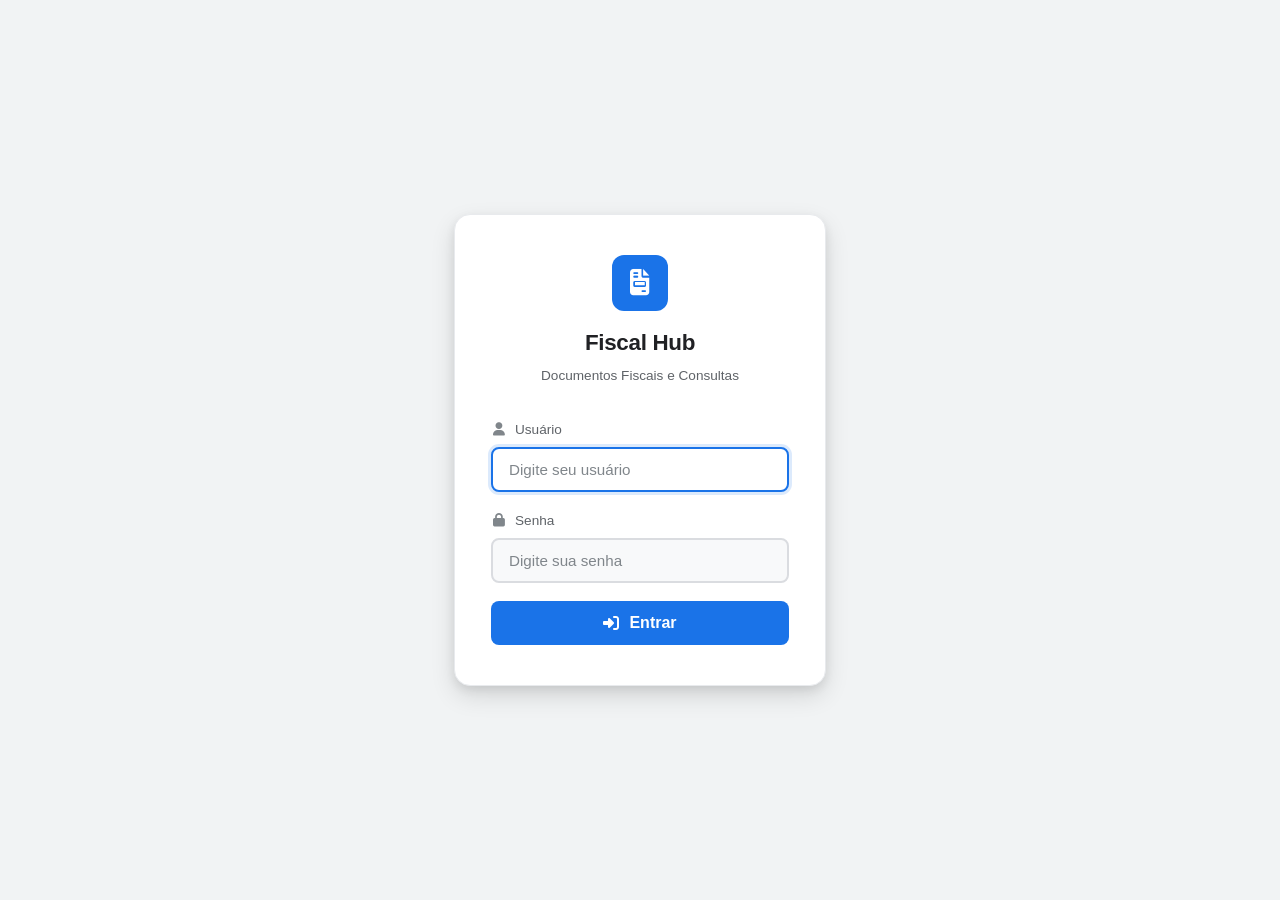
<file: webapp/login.html>
<!DOCTYPE html>
<html lang="pt-BR">
<head>
    <meta charset="UTF-8">
    <meta name="viewport" content="width=device-width, initial-scale=1.0">
    <meta name="theme-color" content="#1a73e8">
    <meta name="description" content="Fiscal Hub — Login">
    <title>Fiscal Hub — Login</title>
    <link rel="icon" href="data:image/svg+xml,<svg xmlns='http://www.w3.org/2000/svg' viewBox='0 0 100 100'><text y='.9em' font-size='90'>🔐</text></svg>">
    <link rel="stylesheet" href="https://cdnjs.cloudflare.com/ajax/libs/font-awesome/6.5.1/css/all.min.css">
    <link rel="stylesheet" href="styles.css">
</head>
<body class="login-page">

<div class="login-wrapper">
    <div class="login-card">

        <!-- Logo / Branding -->
        <div class="login-card__brand">
            <div class="login-card__logo">
                <i class="fa-solid fa-file-invoice"></i>
            </div>
            <h1 class="login-card__title">Fiscal Hub</h1>
            <p class="login-card__subtitle">Documentos Fiscais e Consultas</p>
        </div>

        <!-- Error Messages -->
        <div class="login-error" id="login-error" style="display:none;">
            <i class="fa-solid fa-circle-exclamation"></i>
            <span id="login-error-text"></span>
        </div>

        <!-- Login Form (account mode) -->
        <form class="login-form" method="POST" action="login.php" autocomplete="off" id="login-form">
            <input type="hidden" name="redirect" id="login-redirect" value="/">

            <div class="login-form__field">
                <label class="login-form__label" for="username">
                    <i class="fa-solid fa-user"></i> Usuário
                </label>
                <input
                    type="text"
                    id="username"
                    name="username"
                    class="login-form__input"
                    placeholder="Digite seu usuário"
                    autocomplete="username"
                    required
                    autofocus
                >
            </div>

            <div class="login-form__field">
                <label class="login-form__label" for="password">
                    <i class="fa-solid fa-lock"></i> Senha
                </label>
                <input
                    type="password"
                    id="password"
                    name="password"
                    class="login-form__input"
                    placeholder="Digite sua senha"
                    autocomplete="current-password"
                    required
                >
            </div>

            <!-- Google reCAPTCHA v2 — filled in by auth-config.php when enabled -->
            <div class="login-form__captcha" id="login-captcha" hidden></div>

            <button type="submit" class="login-form__submit" id="login-submit">
                <i class="fa-solid fa-right-to-bracket"></i> Entrar
            </button>
        </form>

        <!-- SSO login (shown when AUTH_METHOD=keycloak) -->
        <div class="login-sso" id="login-sso" hidden>
            <i class="fa-solid fa-shield-halved login-sso__icon"></i>
            <p class="login-sso__text">
                Esta aplicação usa autenticação SSO (Keycloak). O acesso é feito pelo
                provedor de identidade — usuário e senha não são utilizados neste modo.
            </p>
            <!-- href is completed with the redirect target by the script below -->
            <a class="login-form__submit login-sso__link" id="login-sso-start" href="keycloak-login.php">
                <i class="fa-solid fa-right-to-bracket"></i> Entrar com Keycloak
            </a>
        </div>

    </div>
</div>

<script>
(function() {
    const params = new URLSearchParams(window.location.search);
    const redirect = params.get('redirect') || '/';
    const errorCode = params.get('error');

    document.getElementById('login-redirect').value = redirect;

    const form = document.getElementById('login-form');
    const errorBox = document.getElementById('login-error');
    const errorText = document.getElementById('login-error-text');

    function showError(message, type) {
        errorText.textContent = message;
        errorBox.style.display = 'flex';
        errorBox.classList.toggle('login-error--info', type === 'info');
    }

    const messages = {
        invalid: 'Usuário ou senha inválidos. Tente novamente.',
        empty: 'Preencha todos os campos.',
        captcha: 'Falha na verificação de segurança. Marque "Não sou um robô" e tente novamente.',
        sso: 'Não foi possível concluir o login pelo provedor de identidade. Tente novamente.',
        sso_config: 'O login SSO está incompleto neste servidor (cliente ou URL de callback). Contate o administrador.'
    };

    if (messages[errorCode]) {
        showError(messages[errorCode]);
    } else if (params.get('logged_out') === '1') {
        showError('Você saiu da sua conta.', 'info');
    }

    // ── Google reCAPTCHA v2 (account mode, only when configured) ──
    let recaptchaWidgetId = null;

    window.__fiscalhubRecaptchaReady = function() {
        recaptchaWidgetId = window.grecaptcha.render('login-captcha', {
            sitekey: window.__fiscalhubRecaptchaSiteKey
        });
        // Tokens are single-use — a failed attempt needs a fresh widget
        if (errorCode === 'captcha' && typeof window.grecaptcha.reset === 'function') {
            window.grecaptcha.reset(recaptchaWidgetId);
        }
    };

    function initRecaptcha(siteKey) {
        window.__fiscalhubRecaptchaSiteKey = siteKey;
        document.getElementById('login-captcha').hidden = false;
        const script = document.createElement('script');
        script.src = 'https://www.google.com/recaptcha/api.js?onload=__fiscalhubRecaptchaReady&render=explicit';
        script.async = true;
        script.defer = true;
        document.head.appendChild(script);
    }

    form.addEventListener('submit', function(e) {
        // reCAPTCHA is not enabled on this deployment
        if (recaptchaWidgetId === null) return;

        const token = window.grecaptcha && typeof window.grecaptcha.getResponse === 'function'
            ? window.grecaptcha.getResponse(recaptchaWidgetId)
            : '';

        if (!token) {
            e.preventDefault();
            showError('Marque a caixa "Não sou um robô" para continuar.');
        }
    });

    // ── Server-side auth configuration (non-secret values only) ──
    fetch('auth-config.php', { credentials: 'same-origin', cache: 'no-store' })
        .then(function(response) {
            return response.ok ? response.json() : Promise.reject(new Error('config'));
        })
        .then(function(config) {
            // keycloak mode: the credentials form must never be shown
            if (config.authMethod === 'keycloak') {
                form.hidden = true;
                // The button starts the provider flow and comes back to the page
                // the user asked for (keycloak-login.php does the redirect).
                document.getElementById('login-sso-start').href =
                    'keycloak-login.php?redirect=' + encodeURIComponent(redirect);
                document.getElementById('login-sso').hidden = false;
                return;
            }
            if (config.recaptchaEnabled && config.recaptchaSiteKey) {
                initRecaptcha(config.recaptchaSiteKey);
            }
        })
        .catch(function() {
            // Keep the default account form when the config cannot be loaded;
            // the server still enforces the auth method and reCAPTCHA.
        });
})();
</script>

</body>
</html>
</file>
<file: webapp/styles.css>
/* ============================================================
           CSS CUSTOM PROPERTIES
           ============================================================ */
        :root {
            --color-primary: #1a73e8;
            --color-primary-hover: #1557b0;
            --color-primary-light: #e8f0fe;
            --color-success: #0f9d58;
            --color-success-light: #e6f4ea;
            --color-warning: #f4b400;
            --color-warning-light: #fef7e0;
            --color-error: #db4437;
            --color-error-light: #fce8e6;
            --color-info: #4285f4;
            --color-info-light: #e8f0fe;
            --color-bg: #f1f3f4;
            --color-surface: #ffffff;
            --color-surface-alt: #f8f9fa;
            --color-text: #202124;
            --color-text-secondary: #5f6368;
            --color-text-muted: #80868b;
            --color-border: #dadce0;
            --color-border-light: #e8eaed;
            --shadow-xs: 0 1px 2px rgba(0,0,0,0.06);
            --shadow-sm: 0 1px 3px rgba(0,0,0,0.10), 0 1px 2px rgba(0,0,0,0.06);
            --shadow-md: 0 4px 6px rgba(0,0,0,0.10), 0 2px 4px rgba(0,0,0,0.06);
            --shadow-lg: 0 10px 25px rgba(0,0,0,0.12), 0 4px 10px rgba(0,0,0,0.08);
            --shadow-xl: 0 20px 50px rgba(0,0,0,0.18);
            --radius-xs: 4px;
            --radius-sm: 8px;
            --radius-md: 12px;
            --radius-lg: 16px;
            --radius-xl: 24px;
            --radius-full: 50%;
            --font-sans: -apple-system, BlinkMacSystemFont, 'Segoe UI', Roboto, Oxygen, Ubuntu, Cantarell, sans-serif;
            --font-mono: 'SF Mono', 'Fira Code', 'Fira Mono', 'Roboto Mono', 'Courier New', monospace;
            --transition-fast: 0.15s ease;
            --transition: 0.25s ease;
            --transition-slow: 0.4s ease;
            --max-width: 1100px;
            --header-height: 64px;
        }

        /* ============================================================
           DARK THEME
           ============================================================ */
        body.theme-dark {
            --color-primary: #8ab4f8;
            --color-primary-hover: #aecbfa;
            --color-primary-light: #1a2a4a;
            --color-success: #34a853;
            --color-success-light: #0d2818;
            --color-warning: #fdd663;
            --color-warning-light: #332b10;
            --color-error: #f28b82;
            --color-error-light: #3c1518;
            --color-info: #8ab4f8;
            --color-info-light: #1a2a4a;
            --color-bg: #0f0f1a;
            --color-surface: #1a1a2e;
            --color-surface-alt: #12122a;
            --color-text: #e8eaed;
            --color-text-secondary: #9aa0a6;
            --color-text-muted: #6e7681;
            --color-border: #2d2d4a;
            --color-border-light: #1e1e38;
            --shadow-xs: 0 1px 2px rgba(0,0,0,0.4);
            --shadow-sm: 0 1px 3px rgba(0,0,0,0.5), 0 1px 2px rgba(0,0,0,0.4);
            --shadow-md: 0 4px 6px rgba(0,0,0,0.5), 0 2px 4px rgba(0,0,0,0.4);
            --shadow-lg: 0 10px 25px rgba(0,0,0,0.6), 0 4px 10px rgba(0,0,0,0.5);
            --shadow-xl: 0 20px 50px rgba(0,0,0,0.7);
            color-scheme: dark;
        }

        /* ============================================================
           RESET & BASE
           ============================================================ */
        *, *::before, *::after { box-sizing: border-box; margin: 0; padding: 0; }

        html {
            font-size: 16px;
            -webkit-font-smoothing: antialiased;
            -moz-osx-font-smoothing: grayscale;
            scroll-behavior: smooth;
        }

        body {
            font-family: var(--font-sans);
            background: var(--color-bg);
            color: var(--color-text);
            line-height: 1.6;
            min-height: 100vh;
            display: flex;
            flex-direction: column;
        }

        /* ============================================================
           HEADER
           ============================================================ */
        .header {
            background: var(--color-surface);
            border-bottom: 1px solid var(--color-border);
            padding: 0 24px;
            height: var(--header-height);
            display: flex;
            align-items: center;
            gap: 14px;
            position: sticky;
            top: 0;
            z-index: 100;
            box-shadow: var(--shadow-xs);
        }

        .header__logo {
            width: 42px;
            height: 42px;
            background: var(--color-primary);
            border-radius: var(--radius-sm);
            display: flex;
            align-items: center;
            justify-content: center;
            color: white;
            font-size: 20px;
            flex-shrink: 0;
        }

        .header__title {
            font-size: 1.25rem;
            font-weight: 700;
            color: var(--color-text);
            letter-spacing: -0.3px;
        }

        .header__subtitle {
            font-size: 0.8rem;
            color: var(--color-text-secondary);
            font-weight: 400;
            display: block;
        }

        /* Header controls (theme + language) */
        .header__controls {
            display: flex;
            align-items: center;
            gap: 8px;
            margin-left: auto;
            flex-shrink: 0;
        }

        .theme-toggle {
            width: 38px;
            height: 38px;
            border: none;
            background: none;
            border-radius: var(--radius-full);
            cursor: pointer;
            display: flex;
            align-items: center;
            justify-content: center;
            font-size: 1.1rem;
            color: var(--color-text-secondary);
            transition: background var(--transition-fast), color var(--transition-fast);
        }

        .theme-toggle:hover {
            background: var(--color-bg);
            color: var(--color-text);
        }

        .lang-flags {
            display: flex;
            align-items: center;
            gap: 6px;
        }

        .lang-flag {
            width: 32px;
            height: 22px;
            border-radius: 4px;
            cursor: pointer;
            opacity: 0.45;
            transition: opacity var(--transition-fast), transform var(--transition-fast);
            object-fit: cover;
            border: 2px solid transparent;
        }

        .lang-flag:hover {
            opacity: 0.8;
            transform: scale(1.1);
        }

        .lang-flag--active {
            opacity: 1;
            border-color: transparent;
        }

        /* ============================================================
           MAIN CONTAINER
           ============================================================ */
        .container {
            max-width: var(--max-width);
            width: 100%;
            margin: 0 auto;
            padding: 24px 20px 40px;
            flex: 1;
        }

        /* ============================================================
           TAB NAVIGATION
           ============================================================ */
        .tab-nav {
            display: flex;
            gap: 4px;
            background: var(--color-surface);
            border-radius: var(--radius-md);
            padding: 4px;
            box-shadow: var(--shadow-sm);
            margin-bottom: 24px;
        }

        .tab-nav__btn {
            flex: 1;
            padding: 12px 20px;
            border: none;
            background: transparent;
            border-radius: var(--radius-sm);
            font-family: var(--font-sans);
            font-size: 0.925rem;
            font-weight: 500;
            color: var(--color-text-secondary);
            cursor: pointer;
            transition: all var(--transition-fast);
            display: flex;
            align-items: center;
            justify-content: center;
            gap: 8px;
            white-space: nowrap;
        }

        .tab-nav__btn:hover {
            background: var(--color-surface-alt);
            color: var(--color-text);
        }

        .tab-nav__btn--active {
            background: var(--color-primary);
            color: #fff;
            box-shadow: var(--shadow-sm);
        }

        .tab-nav__btn--active:hover {
            background: var(--color-primary-hover);
            color: #fff;
        }

        .tab-nav__icon { font-size: 1rem; }

        /* ============================================================
           TAB PANELS
           ============================================================ */
        .tab-panel { display: none; }
        .tab-panel--active { display: block; animation: fadeSlideIn 0.3s ease; }

        @keyframes fadeSlideIn {
            from { opacity: 0; transform: translateY(8px); }
            to { opacity: 1; transform: translateY(0); }
        }

        /* ============================================================
           CARDS
           ============================================================ */
        .card {
            background: var(--color-surface);
            border-radius: var(--radius-md);
            padding: 28px;
            box-shadow: var(--shadow-sm);
            border: 1px solid var(--color-border-light);
        }

        .card + .card { margin-top: 20px; }

        .card__title {
            font-size: 1.05rem;
            font-weight: 600;
            margin-bottom: 20px;
            display: flex;
            align-items: center;
            gap: 10px;
            color: var(--color-text);
        }

        .card__title i { color: var(--color-primary); font-size: 1.1rem; }

        /* ============================================================
           INPUT GROUPS
           ============================================================ */
        .input-group {
            display: flex;
            gap: 12px;
            align-items: flex-end;
            flex-wrap: wrap;
        }

        .input-wrapper {
            flex: 1;
            min-width: 280px;
        }

        .input-wrapper__label {
            display: block;
            font-size: 0.85rem;
            font-weight: 500;
            color: var(--color-text-secondary);
            margin-bottom: 6px;
        }

        .input-wrapper__hint {
            font-size: 0.75rem;
            color: var(--color-text-muted);
            margin-top: 6px;
            display: flex;
            align-items: center;
            gap: 6px;
        }

        .input--chave {
            width: 100%;
            padding: 13px 16px;
            border: 2px solid var(--color-border);
            border-radius: var(--radius-sm);
            font-family: var(--font-mono);
            font-size: 1.1rem;
            letter-spacing: 2px;
            color: var(--color-text);
            background: var(--color-surface-alt);
            transition: border-color var(--transition-fast), box-shadow var(--transition-fast);
            outline: none;
        }

        .input--chave:focus {
            border-color: var(--color-primary);
            box-shadow: 0 0 0 3px rgba(26,115,232,0.15);
            background: var(--color-surface);
        }

        .input--chave--error {
            border-color: var(--color-error);
            animation: shake 0.4s ease;
        }

        .input--chave--error:focus {
            box-shadow: 0 0 0 3px rgba(219,68,55,0.15);
        }

        .input--chave--valid {
            border-color: var(--color-success);
        }

        .input--chave--valid:focus {
            box-shadow: 0 0 0 3px rgba(15,157,88,0.15);
        }

        @keyframes shake {
            0%, 100% { transform: translateX(0); }
            20% { transform: translateX(-6px); }
            40% { transform: translateX(6px); }
            60% { transform: translateX(-4px); }
            80% { transform: translateX(4px); }
        }

        .digit-counter {
            display: inline-flex;
            align-items: center;
            gap: 6px;
            font-size: 0.8rem;
            font-weight: 500;
            padding: 4px 10px;
            border-radius: var(--radius-xl);
            transition: all var(--transition-fast);
        }

        .digit-counter--incomplete { background: var(--color-warning-light); color: #b06000; }
        .digit-counter--complete { background: var(--color-success-light); color: var(--color-success); }

        /* ============================================================
           BUTTONS
           ============================================================ */
        .btn {
            display: inline-flex;
            align-items: center;
            justify-content: center;
            gap: 8px;
            padding: 12px 24px;
            border: none;
            border-radius: var(--radius-sm);
            font-family: var(--font-sans);
            font-size: 0.925rem;
            font-weight: 500;
            cursor: pointer;
            transition: all var(--transition-fast);
            text-decoration: none;
            white-space: nowrap;
            line-height: 1.4;
        }

        .btn:active { transform: scale(0.97); }

        .btn--primary {
            background: var(--color-primary);
            color: #fff;
        }
        .btn--primary:hover { background: var(--color-primary-hover); box-shadow: var(--shadow-md); }
        .btn--primary:disabled { background: #a8c8f0; cursor: not-allowed; box-shadow: none; }
        body.theme-dark .btn--primary:disabled { background: #3a3a6a; color: #888; }

        .btn--secondary {
            background: var(--color-surface);
            color: var(--color-text);
            border: 2px solid var(--color-border);
        }
        .btn--secondary:hover { background: var(--color-surface-alt); border-color: var(--color-text-muted); }

        .btn--success {
            background: var(--color-success);
            color: #fff;
        }
        .btn--success:hover { background: #0b8043; box-shadow: var(--shadow-md); }

        .btn--icon {
            width: 42px;
            height: 42px;
            padding: 0;
            border-radius: var(--radius-full);
            background: var(--color-surface);
            border: 2px solid var(--color-border);
            color: var(--color-text-secondary);
            font-size: 1rem;
        }
        .btn--icon:hover { background: var(--color-surface-alt); color: var(--color-text); }

        .btn--sm { padding: 8px 16px; font-size: 0.85rem; }

        /* ============================================================
           DROP ZONE
           ============================================================ */
        .drop-zone {
            border: 3px dashed var(--color-border);
            border-radius: var(--radius-md);
            padding: 48px 24px;
            text-align: center;
            cursor: pointer;
            transition: all var(--transition);
            background: var(--color-surface-alt);
            position: relative;
        }

        .drop-zone:hover,
        .drop-zone--dragover {
            border-color: var(--color-primary);
            background: var(--color-primary-light);
            transform: translateY(-1px);
        }

        .drop-zone--dragover {
            border-style: solid;
            box-shadow: var(--shadow-md);
        }

        .drop-zone__icon {
            font-size: 3rem;
            color: var(--color-primary);
            margin-bottom: 16px;
            display: block;
            transition: transform var(--transition);
        }

        .drop-zone--dragover .drop-zone__icon { transform: scale(1.1); }

        .drop-zone__text {
            font-size: 1.05rem;
            font-weight: 500;
            color: var(--color-text);
            margin-bottom: 6px;
        }

        .drop-zone__subtext {
            font-size: 0.85rem;
            color: var(--color-text-secondary);
        }

        .drop-zone__file-info {
            margin-top: 16px;
            padding: 10px 16px;
            background: var(--color-success-light);
            color: var(--color-success);
            border-radius: var(--radius-sm);
            font-weight: 500;
            font-size: 0.9rem;
            display: none;
            align-items: center;
            gap: 8px;
            justify-content: center;
        }

        .drop-zone__file-info--visible { display: flex; }

        /* ============================================================
           PDF VIEWER
           ============================================================ */
        .pdf-section {
            display: none;
            animation: fadeSlideIn 0.4s ease;
        }

        .pdf-section--visible { display: block; }

        .pdf-section__header {
            display: flex;
            align-items: center;
            justify-content: space-between;
            flex-wrap: wrap;
            gap: 12px;
            margin-bottom: 16px;
        }

        .pdf-section__title {
            font-size: 1.05rem;
            font-weight: 600;
            display: flex;
            align-items: center;
            gap: 8px;
        }

        .download-bar {
            display: flex;
            align-items: center;
            gap: 14px;
            background: var(--color-success-light);
            border: 1px solid var(--color-success);
            border-radius: var(--radius-md);
            padding: 14px 20px;
            flex-wrap: wrap;
        }

        .download-bar__icon {
            font-size: 1.8rem;
            color: var(--color-success);
            flex-shrink: 0;
        }

        .download-bar__info {
            flex: 1;
            min-width: 150px;
        }

        .download-bar__filename {
            font-weight: 600;
            font-size: 0.92rem;
            color: var(--color-text);
            word-break: break-all;
        }

        .download-bar__status {
            font-size: 0.8rem;
            color: var(--color-success);
            font-weight: 500;
        }

        @media (max-width: 600px) {
            .download-bar {
                flex-direction: column;
                align-items: flex-start;
                gap: 10px;
            }
        }

        /* ============================================================
           MODAL (CAMERA)
           ============================================================ */
        .modal {
            display: none;
            position: fixed;
            inset: 0;
            z-index: 1000;
            align-items: center;
            justify-content: center;
        }

        .modal--visible {
            display: flex;
            animation: fadeIn 0.25s ease;
        }

        .modal__backdrop {
            position: absolute;
            inset: 0;
            background: rgba(0,0,0,0.6);
            backdrop-filter: blur(4px);
        }

        .modal__content {
            position: relative;
            background: var(--color-surface);
            border-radius: var(--radius-lg);
            box-shadow: var(--shadow-xl);
            width: 95%;
            max-width: 560px;
            max-height: 90vh;
            overflow-y: auto;
            padding: 0;
            animation: scaleIn 0.3s ease;
        }

        @keyframes fadeIn { from { opacity: 0; } to { opacity: 1; } }
        @keyframes scaleIn { from { opacity: 0; transform: scale(0.95); } to { opacity: 1; transform: scale(1); } }

        .modal__header {
            padding: 16px 20px;
            display: flex;
            align-items: center;
            justify-content: space-between;
            border-bottom: 1px solid var(--color-border-light);
        }

        .modal__title {
            font-size: 1rem;
            font-weight: 600;
            display: flex;
            align-items: center;
            gap: 8px;
        }

        .modal__close {
            width: 36px;
            height: 36px;
            border: none;
            background: transparent;
            border-radius: var(--radius-full);
            cursor: pointer;
            font-size: 1.2rem;
            color: var(--color-text-secondary);
            display: flex;
            align-items: center;
            justify-content: center;
            transition: all var(--transition-fast);
        }
        .modal__close:hover { background: var(--color-surface-alt); color: var(--color-text); }

        .modal__body { padding: 20px; }

        .camera-container {
            width: 100%;
            border-radius: var(--radius-sm);
            overflow: hidden;
            background: #000;
        }

        .camera-container video {
            width: 100%;
            display: block;
            border-radius: var(--radius-sm);
            transition: transform 0.15s ease;
        }

        #camera-reader {
            width: 100%;
            min-height: 290px;
            position: relative;
        }

        #camera-reader .drawingBuffer {
            display: none;
        }

        .camera-zoom {
            display: flex;
            align-items: center;
            gap: 8px;
            margin-top: 14px;
            padding: 0 4px;
        }

        .camera-zoom__icon {
            font-size: 0.85rem;
            color: var(--color-text-secondary);
            flex-shrink: 0;
        }

        .camera-zoom__slider {
            flex: 1;
            height: 6px;
            -webkit-appearance: none;
            appearance: none;
            background: var(--color-border);
            border-radius: 3px;
            outline: none;
            cursor: pointer;
        }

        .camera-zoom__slider::-webkit-slider-thumb {
            -webkit-appearance: none;
            width: 18px;
            height: 18px;
            border-radius: 50%;
            background: var(--color-primary);
            cursor: pointer;
            border: 2px solid var(--color-surface);
            box-shadow: var(--shadow-xs);
        }

        .camera-zoom__slider::-moz-range-thumb {
            width: 18px;
            height: 18px;
            border-radius: 50%;
            background: var(--color-primary);
            cursor: pointer;
            border: 2px solid var(--color-surface);
        }

        .camera-zoom__value {
            font-size: 0.82rem;
            font-weight: 600;
            color: var(--color-text-secondary);
            min-width: 36px;
            text-align: center;
            flex-shrink: 0;
        }

        .camera-controls {
            display: flex;
            gap: 10px;
            margin-top: 16px;
            justify-content: center;
            flex-wrap: wrap;
        }

        .camera-status {
            text-align: center;
            margin-top: 12px;
            font-size: 0.85rem;
            color: var(--color-text-secondary);
            min-height: 20px;
        }

        /* ============================================================
           LOADING OVERLAY
           ============================================================ */
        .loading-overlay {
            display: none;
            position: fixed;
            inset: 0;
            z-index: 1100;
            background: rgba(255,255,255,0.85);
            backdrop-filter: blur(4px);
            align-items: center;
            justify-content: center;
            flex-direction: column;
            gap: 20px;
        }

        .loading-overlay--visible { display: flex; }

        .spinner {
            width: 48px;
            height: 48px;
            border: 4px solid var(--color-border);
            border-top-color: var(--color-primary);
            border-radius: var(--radius-full);
            animation: spin 0.8s linear infinite;
        }

        @keyframes spin { to { transform: rotate(360deg); } }

        .loading-text {
            font-size: 1rem;
            font-weight: 500;
            color: var(--color-text);
        }

        /* ============================================================
           TOAST NOTIFICATIONS
           ============================================================ */
        .toast-container {
            position: fixed;
            bottom: 24px;
            right: 24px;
            z-index: 1200;
            display: flex;
            flex-direction: column-reverse;
            gap: 10px;
            max-width: 420px;
            width: calc(100% - 48px);
        }

        .toast {
            padding: 14px 18px;
            border-radius: var(--radius-sm);
            box-shadow: var(--shadow-lg);
            display: flex;
            align-items: flex-start;
            gap: 12px;
            font-size: 0.9rem;
            line-height: 1.5;
            animation: toastSlideIn 0.35s ease;
            cursor: pointer;
            border-left: 4px solid transparent;
        }

        @keyframes toastSlideIn {
            from { opacity: 0; transform: translateX(80px); }
            to { opacity: 1; transform: translateX(0); }
        }

        .toast--removing {
            animation: toastSlideOut 0.3s ease forwards;
        }

        @keyframes toastSlideOut {
            from { opacity: 1; transform: translateX(0); }
            to { opacity: 0; transform: translateX(80px); }
        }

        .toast--success { background: #e6f4ea; color: #0b5e2e; border-left-color: var(--color-success); }
        .toast--error { background: #fce8e6; color: #a50e0e; border-left-color: var(--color-error); }
        .toast--warning { background: #fef7e0; color: #7a5d00; border-left-color: var(--color-warning); }
        .toast--info { background: #e8f0fe; color: #174ea6; border-left-color: var(--color-info); }

        .toast__icon { font-size: 1.1rem; flex-shrink: 0; margin-top: 1px; }
        .toast__text { flex: 1; }
        .toast__close {
            background: none;
            border: none;
            cursor: pointer;
            color: inherit;
            opacity: 0.5;
            font-size: 1rem;
            padding: 0;
            line-height: 1;
            flex-shrink: 0;
        }
        .toast__close:hover { opacity: 1; }

        /* ============================================================
           FALLBACK UI
           ============================================================ */
        .fallback-box {
            display: none;
            padding: 20px;
            background: var(--color-warning-light);
            border: 1px solid #fde293;
            border-radius: var(--radius-sm);
            margin-top: 16px;
            animation: fadeSlideIn 0.3s ease;
        }

        .fallback-box--visible { display: block; }

        .fallback-box__title {
            font-weight: 600;
            color: #7a5d00;
            margin-bottom: 10px;
            display: flex;
            align-items: center;
            gap: 8px;
        }

        .fallback-box__text {
            font-size: 0.9rem;
            color: #5f4b00;
            line-height: 1.6;
        }

        .fallback-box__link {
            display: inline-block;
            margin-top: 10px;
            color: var(--color-primary);
            font-weight: 500;
            text-decoration: none;
        }

        .fallback-box__link:hover { text-decoration: underline; }

        /* ============================================================
           CNPJ LOOKUP (Consulta CNPJ — BrasilAPI)
           ============================================================ */

        .cnpja-searchbar {
            display: flex;
            align-items: stretch;
            gap: 10px;
            flex-wrap: wrap;
        }

        .cnpja-searchbar__field {
            flex: 1;
            min-width: 260px;
            display: flex;
            align-items: center;
            gap: 10px;
            padding: 0 14px;
            border: 2px solid var(--color-border);
            border-radius: var(--radius-sm);
            background: var(--color-surface-alt);
            transition: border-color var(--transition-fast), box-shadow var(--transition-fast), background var(--transition-fast);
        }

        .cnpja-searchbar__field:focus-within {
            border-color: var(--color-primary);
            box-shadow: 0 0 0 3px rgba(26,115,232,0.15);
            background: var(--color-surface);
        }

        .cnpja-searchbar__icon {
            font-size: 1rem;
            color: var(--color-text-muted);
            flex-shrink: 0;
        }

        .cnpja-searchbar__input {
            flex: 1;
            width: 100%;
            padding: 13px 0;
            border: none;
            background: transparent;
            font-family: var(--font-sans);
            font-size: 1rem;
            color: var(--color-text);
            outline: none;
        }

        .cnpja-searchbar__btn {
            white-space: nowrap;
        }

        .cnpja-error {
            display: none;
            margin-top: 16px;
            padding: 12px 16px;
            background: var(--color-error-light);
            color: var(--color-error);
            border-radius: var(--radius-sm);
            font-size: 0.9rem;
            font-weight: 500;
        }

        .cnpja-error--visible { display: block; animation: fadeSlideIn 0.25s ease; }

        .cnpja-result { margin-top: 20px; }

        .cnpja-result__subtitle {
            font-size: 0.95rem;
            font-weight: 600;
            color: var(--color-text);
            margin: 20px 0 12px;
            display: flex;
            align-items: center;
            gap: 8px;
        }

        .cnpja-result__subtitle i { color: var(--color-primary); }

        .cnpja-hero {
            display: flex;
            align-items: flex-start;
            gap: 16px;
            padding: 20px;
            background: linear-gradient(135deg, var(--color-primary-light), var(--color-surface-alt));
            border: 1px solid var(--color-border-light);
            border-radius: var(--radius-md);
        }

        .cnpja-hero__main {
            flex: 1;
            min-width: 0;
        }

        .cnpja-hero__title {
            font-size: 1.35rem;
            font-weight: 700;
            color: var(--color-text);
            line-height: 1.3;
            word-break: break-word;
        }

        .cnpja-hero__subtitle {
            font-size: 0.95rem;
            color: var(--color-text-secondary);
            margin-top: 2px;
        }

        .cnpja-hero__badges {
            display: flex;
            flex-wrap: wrap;
            gap: 8px;
            margin-top: 10px;
        }

        .cnpja-badge {
            display: inline-flex;
            align-items: center;
            gap: 6px;
            padding: 4px 10px;
            border-radius: var(--radius-xl);
            font-size: 0.78rem;
            font-weight: 600;
            background: var(--color-surface);
            border: 1px solid var(--color-border-light);
            color: var(--color-text-secondary);
        }

        .cnpja-badge i { font-size: 0.7rem; }

        .cnpja-badge--status { border-color: transparent; }
        .cnpja-badge--success { background: var(--color-success-light); color: var(--color-success); }
        .cnpja-badge--danger { background: var(--color-error-light); color: var(--color-error); }
        .cnpja-badge--neutral { background: var(--color-surface-alt); color: var(--color-text-secondary); }

        .cnpja-info-grid {
            display: grid;
            grid-template-columns: repeat(auto-fit, minmax(240px, 1fr));
            gap: 12px;
            margin-top: 14px;
        }

        .cnpja-info-item {
            display: flex;
            align-items: flex-start;
            gap: 12px;
            padding: 12px 14px;
            background: var(--color-surface-alt);
            border: 1px solid var(--color-border-light);
            border-radius: var(--radius-sm);
        }

        .cnpja-info-item__icon {
            width: 34px;
            height: 34px;
            flex-shrink: 0;
            border-radius: var(--radius-xs);
            display: flex;
            align-items: center;
            justify-content: center;
            color: var(--color-primary);
            background: var(--color-primary-light);
        }

        .cnpja-info-item__content {
            min-width: 0;
            display: flex;
            flex-direction: column;
            gap: 2px;
        }

        .cnpja-info-item__label {
            font-size: 0.72rem;
            font-weight: 600;
            text-transform: uppercase;
            letter-spacing: 0.4px;
            color: var(--color-text-muted);
        }

        .cnpja-info-item__value {
            font-size: 0.92rem;
            color: var(--color-text);
            word-break: break-word;
        }

        .cnpja-info-item--wide {
            grid-column: 1 / -1;
        }

        .cnpja-activity-item {
            padding: 2px 0;
        }

        .cnpja-activity-item + .cnpja-activity-item {
            border-top: 1px solid var(--color-border-light);
            margin-top: 2px;
            padding-top: 4px;
        }

        .cnpja-members {
            display: flex;
            flex-direction: column;
            gap: 10px;
        }

        .cnpja-member {
            display: flex;
            align-items: center;
            gap: 14px;
            padding: 12px 16px;
            background: var(--color-surface-alt);
            border: 1px solid var(--color-border-light);
            border-radius: var(--radius-sm);
        }

        .cnpja-member__avatar {
            width: 42px;
            height: 42px;
            flex-shrink: 0;
            border-radius: var(--radius-full);
            display: flex;
            align-items: center;
            justify-content: center;
            font-size: 0.95rem;
            font-weight: 700;
            color: #fff;
            background: var(--color-primary);
        }

        .cnpja-member__content {
            flex: 1;
            min-width: 0;
            display: flex;
            flex-direction: column;
            gap: 4px;
        }

        .cnpja-member__name {
            font-size: 0.95rem;
            font-weight: 600;
            color: var(--color-text);
        }

        .cnpja-member__meta {
            display: flex;
            flex-wrap: wrap;
            gap: 6px 16px;
            font-size: 0.82rem;
            color: var(--color-text-secondary);
        }

        .cnpja-member__meta span {
            display: inline-flex;
            align-items: center;
            gap: 6px;
        }

        .cnpja-member__meta i { color: var(--color-primary); }

        .cnpja-history { margin-top: 24px; }

        .cnpja-history__header {
            display: flex;
            align-items: center;
            justify-content: space-between;
            gap: 12px;
            margin-bottom: 10px;
            flex-wrap: wrap;
        }

        .cnpja-history__title {
            font-size: 0.9rem;
            font-weight: 600;
            color: var(--color-text-secondary);
            display: inline-flex;
            align-items: center;
            gap: 8px;
        }

        .cnpja-history__title i { color: var(--color-primary); }

        .cnpja-history__clear {
            border: none;
            background: none;
            color: var(--color-text-muted);
            font-family: var(--font-sans);
            font-size: 0.8rem;
            cursor: pointer;
            display: inline-flex;
            align-items: center;
            gap: 6px;
            transition: color var(--transition-fast);
        }

        .cnpja-history__clear:hover { color: var(--color-error); }

        .cnpja-history__list {
            display: flex;
            flex-wrap: wrap;
            gap: 8px;
        }

        .cnpja-history__item {
            display: inline-flex;
            align-items: center;
            gap: 10px;
            padding: 8px 12px;
            border: 1px solid var(--color-border-light);
            border-radius: var(--radius-sm);
            background: var(--color-surface-alt);
            cursor: pointer;
            font-family: var(--font-sans);
            font-size: 0.82rem;
            color: var(--color-text);
            transition: all var(--transition-fast);
        }

        .cnpja-history__item:hover {
            border-color: var(--color-primary);
            background: var(--color-primary-light);
        }

        .cnpja-history__item-label { font-weight: 500; }

        .cnpja-history__item-taxid {
            font-family: var(--font-mono);
            font-size: 0.78rem;
            color: var(--color-text-muted);
        }

        .cnpja-history__empty {
            font-size: 0.85rem;
            color: var(--color-text-muted);
        }

        @media (max-width: 600px) {
            .cnpja-history__item { width: 100%; justify-content: space-between; }
            .cnpja-searchbar__field { min-width: 0; }
            .cnpja-searchbar__btn { width: 100%; }
            .cnpja-hero { flex-direction: column; }
            .cnpja-member { align-items: flex-start; }
        }

        /* ============================================================
           RESPONSIVE
           ============================================================ */
        @media (max-width: 768px) {
            .container { padding: 16px 12px 32px; }
            .card { padding: 20px 16px; }
            .tab-nav__btn { padding: 10px 14px; font-size: 0.85rem; }
            .tab-nav__btn span.tab-nav__label { display: none; }
            .tab-nav__icon { font-size: 1.2rem; }
            .input--chave { font-size: 0.95rem; letter-spacing: 1px; padding: 12px 14px; }
            .input-group { flex-direction: column; }
            .btn { width: 100%; justify-content: center; }
            .pdf-section__header { flex-direction: column; }
            .modal__content { width: 98%; max-width: none; border-radius: var(--radius-md); }
            .toast-container { bottom: 16px; right: 16px; left: 16px; max-width: none; width: auto; }
        }

        @media (max-width: 525px) {
            .header { padding: 0 12px; }
            .header__title { font-size: 1.05rem; }
            .header__subtitle { display: none; }
            .card__title { font-size: 0.95rem; }
            .drop-zone { padding: 32px 16px; }
            .drop-zone__icon { font-size: 2.5rem; }
        }

        /* ============================================================
           ACCESSIBILITY & PRINT
           ============================================================ */
        .sr-only {
            position: absolute; width: 1px; height: 1px;
            padding: 0; margin: -1px; overflow: hidden;
            clip: rect(0,0,0,0); white-space: nowrap; border: 0;
        }

        @media print {
            .header, .tab-nav, .card, .btn, .toast-container, .loading-overlay, .modal { display: none !important; }
            .pdf-viewer-wrapper { box-shadow: none; border: none; }
            .pdf-viewer { height: auto; min-height: auto; }
            .container { max-width: 100%; padding: 0; }
        }

        /* Hide html5-qrcode internal elements we don't need */
        #camera-reader button { display: none !important; }

        /* =====================================================
           HELP SECTION — "Como obter o XML"
           ===================================================== */
        .help-section {
            margin-top: 20px;
            border: 1px solid var(--color-border);
            border-radius: var(--radius-sm);
            overflow: hidden;
            background: var(--color-surface);
        }

        .help-section__toggle {
            display: flex;
            align-items: center;
            gap: 10px;
            width: 100%;
            padding: 14px 18px;
            background: none;
            border: none;
            cursor: pointer;
            font-size: 0.95rem;
            font-weight: 600;
            color: var(--color-text);
            text-align: left;
            transition: background var(--transition);
        }

        .help-section__toggle:hover {
            background: var(--color-bg);
        }

        .help-section__toggle .fa-circle-question {
            color: var(--color-primary);
            font-size: 1.1rem;
        }

        .help-section__arrow {
            margin-left: auto;
            transition: transform 0.25s ease;
        }

        .help-section__toggle[aria-expanded="true"] .help-section__arrow {
            transform: rotate(180deg);
        }

        .help-section__content {
            max-height: 0;
            overflow: hidden;
            transition: max-height 0.35s ease, padding 0.35s ease;
            padding: 0 18px;
        }

        .help-section__content--open {
            max-height: 600px;
            padding: 0 18px 16px;
        }

        .help-section__intro {
            font-size: 0.9rem;
            color: var(--color-text-secondary);
            margin: 0 0 12px;
        }

        .help-section__list {
            margin: 0 0 12px 20px;
            padding: 0;
            font-size: 0.88rem;
            line-height: 1.7;
            color: var(--color-text);
        }

        .help-section__list li {
            margin-bottom: 6px;
        }

        .help-section__list a {
            color: var(--color-primary);
            text-decoration: none;
            font-weight: 500;
        }

        .help-section__list a:hover {
            text-decoration: underline;
        }

        .help-section__tip {
            display: flex;
            align-items: flex-start;
            gap: 8px;
            font-size: 0.88rem;
            color: var(--color-primary-dark);
            background: #e8f0fe;
            border-radius: var(--radius-sm);
            padding: 10px 14px;
            margin: 0;
        }

        .help-section__tip .fa-lightbulb {
            flex-shrink: 0;
            margin-top: 1px;
        }

        /* =====================================================
           SCAN KEY SECTION (Upload tab)
           ===================================================== */
        .scan-key-section {
            margin-top: 20px;
            padding: 16px 18px;
            background: var(--color-surface-alt);
            border: 1px solid var(--color-border-light);
            border-radius: var(--radius-sm);
        }

        .scan-key-section__header {
            display: flex;
            align-items: center;
            gap: 8px;
            font-weight: 600;
            font-size: 0.92rem;
            color: var(--color-text);
            margin-bottom: 4px;
        }

        .scan-key-section__header .fa-qrcode {
            color: var(--color-primary);
        }

        .scan-key-section__desc {
            font-size: 0.82rem;
            color: var(--color-text-secondary);
            margin: 0 0 10px;
        }

        .scanned-key-display {
            display: flex;
            align-items: center;
            gap: 10px;
            flex: 1;
            min-width: 0;
        }

        .scanned-key-display__icon {
            color: var(--color-success);
            font-size: 1.1rem;
            flex-shrink: 0;
        }

        .scanned-key-display__key {
            font-family: var(--font-mono);
            font-size: 0.78rem;
            background: var(--color-bg);
            padding: 6px 10px;
            border-radius: var(--radius-xs);
            color: var(--color-text);
            word-break: break-all;
            flex: 1;
            min-width: 0;
            border: 1px solid var(--color-border-light);
        }

        /* =====================================================
           NF-E LINKS DIRECTORY — National Banner
           ===================================================== */
        .nfe-national-banner {
            position: relative;
            border: 2px solid var(--color-primary);
            background: var(--color-primary-light);
            overflow: hidden;
        }

        .nfe-national-banner__badge {
            display: inline-flex;
            align-items: center;
            gap: 6px;
            background: var(--color-primary);
            color: #fff;
            font-size: 0.7rem;
            font-weight: 700;
            padding: 4px 12px;
            border-radius: var(--radius-xl);
            letter-spacing: 0.5px;
            margin-bottom: 8px;
        }

        .nfe-national-banner__desc {
            font-size: 0.88rem;
            color: var(--color-text-secondary);
            line-height: 1.6;
            margin-bottom: 16px;
            max-width: 700px;
        }

        .nfe-national-banner__link {
            display: inline-flex;
            align-items: center;
            gap: 10px;
            padding: 12px 22px;
            background: var(--color-primary);
            color: #fff;
            border-radius: var(--radius-sm);
            text-decoration: none;
            font-weight: 600;
            font-size: 0.95rem;
            transition: all var(--transition-fast);
        }

        .nfe-national-banner__link:hover {
            background: var(--color-primary-hover);
            box-shadow: var(--shadow-md);
            text-decoration: none;
            color: #fff;
        }

        .nfe-national-banner__url {
            font-size: 0.75rem;
            opacity: 0.8;
            font-weight: 400;
            margin-left: 4px;
        }

        /* =====================================================
           NF-E FILTER
           ===================================================== */
        .nfe-filter-wrapper {
            position: relative;
            margin-bottom: 12px;
        }

        .nfe-filter-wrapper__icon {
            position: absolute;
            left: 14px;
            top: 50%;
            transform: translateY(-50%);
            color: var(--color-text-muted);
            font-size: 0.95rem;
            pointer-events: none;
            z-index: 1;
        }

        .nfe-filter-wrapper__input {
            width: 100%;
            padding: 11px 42px 11px 40px;
            border: 2px solid var(--color-border);
            border-radius: var(--radius-sm);
            font-family: var(--font-sans);
            font-size: 0.9rem;
            color: var(--color-text);
            background: var(--color-surface);
            transition: border-color var(--transition-fast), box-shadow var(--transition-fast);
            outline: none;
        }

        .nfe-filter-wrapper__input:focus {
            border-color: var(--color-primary);
            box-shadow: 0 0 0 3px rgba(26,115,232,0.12);
        }

        .nfe-filter-wrapper__input::placeholder {
            color: var(--color-text-muted);
        }

        .nfe-filter-wrapper__clear {
            position: absolute;
            right: 10px;
            top: 50%;
            transform: translateY(-50%);
            background: none;
            border: none;
            cursor: pointer;
            color: var(--color-text-muted);
            font-size: 0.95rem;
            padding: 4px 8px;
            border-radius: var(--radius-full);
            display: flex;
            align-items: center;
            justify-content: center;
            transition: all var(--transition-fast);
        }

        .nfe-filter-wrapper__clear:hover {
            color: var(--color-text);
            background: var(--color-border-light);
        }

        .nfe-filter-wrapper__results {
            font-size: 0.8rem;
            color: var(--color-text-secondary);
            margin-bottom: 12px;
        }

        .nfe-filter-wrapper__results span:first-child {
            font-weight: 700;
            color: var(--color-primary);
        }

        /* =====================================================
           NF-E LINKS TABLE
           ===================================================== */
        .nfe-table-container {
            overflow-x: auto;
            margin: 0 -4px;
            border-radius: var(--radius-sm);
        }

        .nfe-links-table {
            width: 100%;
            border-collapse: collapse;
            font-size: 0.88rem;
            min-width: 600px;
        }

        .nfe-links-table thead {
            background: var(--color-surface-alt);
            position: sticky;
            top: 0;
            z-index: 2;
        }

        .nfe-links-table th {
            text-align: left;
            padding: 10px 14px;
            font-weight: 600;
            font-size: 0.78rem;
            color: var(--color-text-secondary);
            text-transform: uppercase;
            letter-spacing: 0.4px;
            border-bottom: 2px solid var(--color-border);
            white-space: nowrap;
        }

        .nfe-links-table td {
            padding: 10px 14px;
            border-bottom: 1px solid var(--color-border-light);
            vertical-align: middle;
        }

        .nfe-links-table tbody tr {
            transition: background var(--transition-fast);
        }

        .nfe-links-table tbody tr:hover {
            background: var(--color-surface-alt);
        }

        .nfe-estado-badge {
            display: inline-block;
            padding: 2px 8px;
            border-radius: var(--radius-xs);
            font-size: 0.75rem;
            font-weight: 600;
            background: var(--color-info-light);
            color: var(--color-info);
            letter-spacing: 0.3px;
        }

        .nfe-sistema-tag {
            display: inline-block;
            padding: 2px 10px;
            border-radius: var(--radius-xs);
            font-size: 0.75rem;
            font-weight: 500;
            background: var(--color-bg);
            color: var(--color-text-secondary);
            white-space: nowrap;
        }

        .nfe-sistema-tag--ginfes {
            background: #e8f5e9;
            color: #2e7d32;
        }

        .nfe-sistema-tag--capital {
            background: #fff3e0;
            color: #e65100;
        }

        .nfe-link-btn {
            display: inline-flex;
            align-items: center;
            gap: 6px;
            padding: 5px 12px;
            border-radius: var(--radius-xs);
            font-size: 0.8rem;
            font-weight: 500;
            background: var(--color-primary);
            color: #fff;
            text-decoration: none;
            white-space: nowrap;
            transition: all var(--transition-fast);
        }

        .nfe-link-btn:hover {
            background: var(--color-primary-hover);
            text-decoration: none;
            color: #fff;
            box-shadow: var(--shadow-sm);
        }

        /* =====================================================
           NF-E EMPTY STATE
           ===================================================== */
        .nfe-empty-state {
            text-align: center;
            padding: 24px 16px;
            color: var(--color-text-muted);
            font-size: 0.9rem;
        }

        .nfe-empty-state i {
            font-size: 1.5rem;
            display: block;
            margin-bottom: 8px;
            opacity: 0.6;
        }

        /* =====================================================
           NF-E GINFES TIP
           ===================================================== */
        .nfe-ginfes-tip {
            margin-top: 16px;
            padding: 12px 16px;
            background: var(--color-info-light);
            border-radius: var(--radius-sm);
            font-size: 0.84rem;
            color: var(--color-text-secondary);
            line-height: 1.6;
            display: flex;
            align-items: flex-start;
            gap: 10px;
        }

        .nfe-ginfes-tip i {
            color: var(--color-info);
            flex-shrink: 0;
            margin-top: 2px;
            font-size: 1rem;
        }

        .nfe-ginfes-tip code {
            background: var(--color-bg);
            padding: 1px 6px;
            border-radius: 3px;
            font-family: var(--font-mono);
            font-size: 0.82rem;
            white-space: nowrap;
        }

        /* =====================================================
           DARK THEME OVERRIDES — NF-e Directory
           ===================================================== */
        body.theme-dark .nfe-sistema-tag--ginfes {
            background: #1b3a1b;
            color: #81c784;
        }

        body.theme-dark .nfe-sistema-tag--capital {
            background: #3a2a10;
            color: #ffb74d;
        }

        body.theme-dark .nfe-national-banner {
            background: var(--color-primary-light);
            border-color: var(--color-primary);
        }

        body.theme-dark .nfe-ginfes-tip {
            background: var(--color-info-light);
        }

        body.theme-dark .nfe-ginfes-tip code {
            background: var(--color-surface);
        }

        /* Dark theme: fix text contrast on primary-colored elements
           In dark theme, --color-primary becomes light blue (#8ab4f8),
           so white text is unreadable. Use dark text instead. */
        body.theme-dark .tab-nav__btn--active {
            color: #1a1a2e;
        }
        body.theme-dark .tab-nav__btn--active:hover {
            color: #1a1a2e;
        }
        body.theme-dark .btn--primary {
            color: #1a1a2e;
        }
        body.theme-dark .btn--primary:hover {
            color: #1a1a2e;
        }
        body.theme-dark .nfe-link-btn {
            color: #1a1a2e;
        }
        body.theme-dark .nfe-link-btn:hover {
            color: #1a1a2e;
        }
        body.theme-dark .nfe-national-banner__link {
            color: #1a1a2e;
        }
        body.theme-dark .nfe-national-banner__link:hover {
            color: #1a1a2e;
        }
        body.theme-dark .nfe-national-banner__badge {
            color: #1a1a2e;
        }
        body.theme-dark .login-form__submit {
            color: #1a1a2e;
        }
        body.theme-dark .login-form__submit:hover {
            color: #1a1a2e;
        }
        body.theme-dark .header__logo {
            color: #1a1a2e;
        }

        /* =====================================================
           RESPONSIVE — NF-e Table
           ===================================================== */
        @media (max-width: 768px) {
            .nfe-links-table {
                font-size: 0.82rem;
                min-width: 500px;
            }

            .nfe-links-table th,
            .nfe-links-table td {
                padding: 8px 10px;
            }

            .nfe-national-banner__link {
                width: 100%;
                justify-content: center;
                text-align: center;
            }

            .nfe-ginfes-tip {
                flex-direction: column;
                gap: 6px;
            }

            .nfe-link-btn {
                padding: 6px 10px;
                font-size: 0.75rem;
            }
        }

        @media (max-width: 525px) {
            .nfe-national-banner__badge {
                font-size: 0.65rem;
                padding: 3px 10px;
            }

            .nfe-national-banner__url {
                display: none;
            }
        }

        /* =====================================================
           LOGIN PAGE
           ===================================================== */
        .login-page {
            display: flex;
            align-items: center;
            justify-content: center;
            min-height: 100vh;
            background: var(--color-bg);
        }

        .login-wrapper {
            width: 100%;
            max-width: 420px;
            padding: 24px;
        }

        .login-card {
            background: var(--color-surface);
            border-radius: var(--radius-lg);
            padding: 40px 36px;
            box-shadow: var(--shadow-lg);
            border: 1px solid var(--color-border-light);
            animation: fadeSlideIn 0.4s ease;
        }

        .login-card__brand {
            text-align: center;
            margin-bottom: 32px;
        }

        .login-card__logo {
            width: 56px;
            height: 56px;
            background: var(--color-primary);
            border-radius: var(--radius-md);
            display: inline-flex;
            align-items: center;
            justify-content: center;
            color: #fff;
            font-size: 26px;
            margin-bottom: 14px;
        }

        .login-card__title {
            font-size: 1.4rem;
            font-weight: 700;
            color: var(--color-text);
            letter-spacing: -0.3px;
            margin-bottom: 4px;
        }

        .login-card__subtitle {
            font-size: 0.85rem;
            color: var(--color-text-secondary);
        }

        /* Login error banner */
        .login-error {
            display: flex;
            align-items: flex-start;
            gap: 10px;
            padding: 12px 16px;
            background: var(--color-error-light);
            color: var(--color-error);
            border-radius: var(--radius-sm);
            font-size: 0.88rem;
            font-weight: 500;
            margin-bottom: 20px;
            animation: fadeSlideIn 0.3s ease;
        }

        .login-error i {
            flex-shrink: 0;
            margin-top: 1px;
        }

        .login-error--info {
            background: var(--color-info-light);
            color: var(--color-info);
        }

        /* Login form */
        .login-form__field {
            margin-bottom: 18px;
        }

        .login-form__label {
            display: flex;
            align-items: center;
            gap: 8px;
            font-size: 0.85rem;
            font-weight: 500;
            color: var(--color-text-secondary);
            margin-bottom: 6px;
        }

        .login-form__label i {
            color: var(--color-text-muted);
            font-size: 0.85rem;
            width: 16px;
            text-align: center;
        }

        .login-form__input {
            width: 100%;
            padding: 12px 16px;
            border: 2px solid var(--color-border);
            border-radius: var(--radius-sm);
            font-family: var(--font-sans);
            font-size: 0.95rem;
            color: var(--color-text);
            background: var(--color-surface-alt);
            transition: border-color var(--transition-fast), box-shadow var(--transition-fast);
            outline: none;
        }

        .login-form__input:focus {
            border-color: var(--color-primary);
            box-shadow: 0 0 0 3px rgba(26,115,232,0.15);
            background: var(--color-surface);
        }

        .login-form__input::placeholder {
            color: var(--color-text-muted);
        }

        .login-form__submit {
            width: 100%;
            padding: 13px 24px;
            border: none;
            border-radius: var(--radius-sm);
            font-family: var(--font-sans);
            font-size: 1rem;
            font-weight: 600;
            cursor: pointer;
            background: var(--color-primary);
            color: #fff;
            display: flex;
            align-items: center;
            justify-content: center;
            gap: 10px;
            transition: all var(--transition-fast);
            margin-top: 6px;
        }

        .login-form__submit:hover {
            background: var(--color-primary-hover);
            box-shadow: var(--shadow-md);
        }

        .login-form__submit:active {
            transform: scale(0.97);
        }

        .login-form__captcha {
            display: flex;
            justify-content: center;
            align-items: center;
            min-height: 78px;
            margin: 4px 0 18px;
        }

        .login-form__captcha[hidden] {
            display: none;
        }

        /* SSO notice (keycloak auth mode) */
        .login-sso {
            text-align: center;
            padding: 8px 0 4px;
        }

        .login-sso[hidden] {
            display: none;
        }

        .login-sso__icon {
            font-size: 30px;
            color: var(--color-primary);
            margin-bottom: 14px;
        }

        .login-sso__text {
            font-size: 0.9rem;
            color: var(--color-text-secondary);
            line-height: 1.55;
            margin-bottom: 22px;
        }

        .login-sso__link {
            display: flex;
            text-decoration: none;
        }

        @media (max-width: 525px) {
            .login-card {
                padding: 28px 20px;
            }
            .login-card__logo {
                width: 48px;
                height: 48px;
                font-size: 22px;
            }
            .login-card__title {
                font-size: 1.2rem;
            }
        }

        /* =====================================================
           HEADER LOGOUT BUTTON
           ===================================================== */
        .header__logout {
            width: 38px;
            height: 38px;
            border: none;
            background: none;
            border-radius: var(--radius-full);
            cursor: pointer;
            display: flex;
            align-items: center;
            justify-content: center;
            font-size: 1rem;
            color: var(--color-text-secondary);
            transition: background var(--transition-fast), color var(--transition-fast);
            text-decoration: none;
        }

        .header__logout:hover {
            background: var(--color-error-light);
            color: var(--color-error);
        }
</file>
